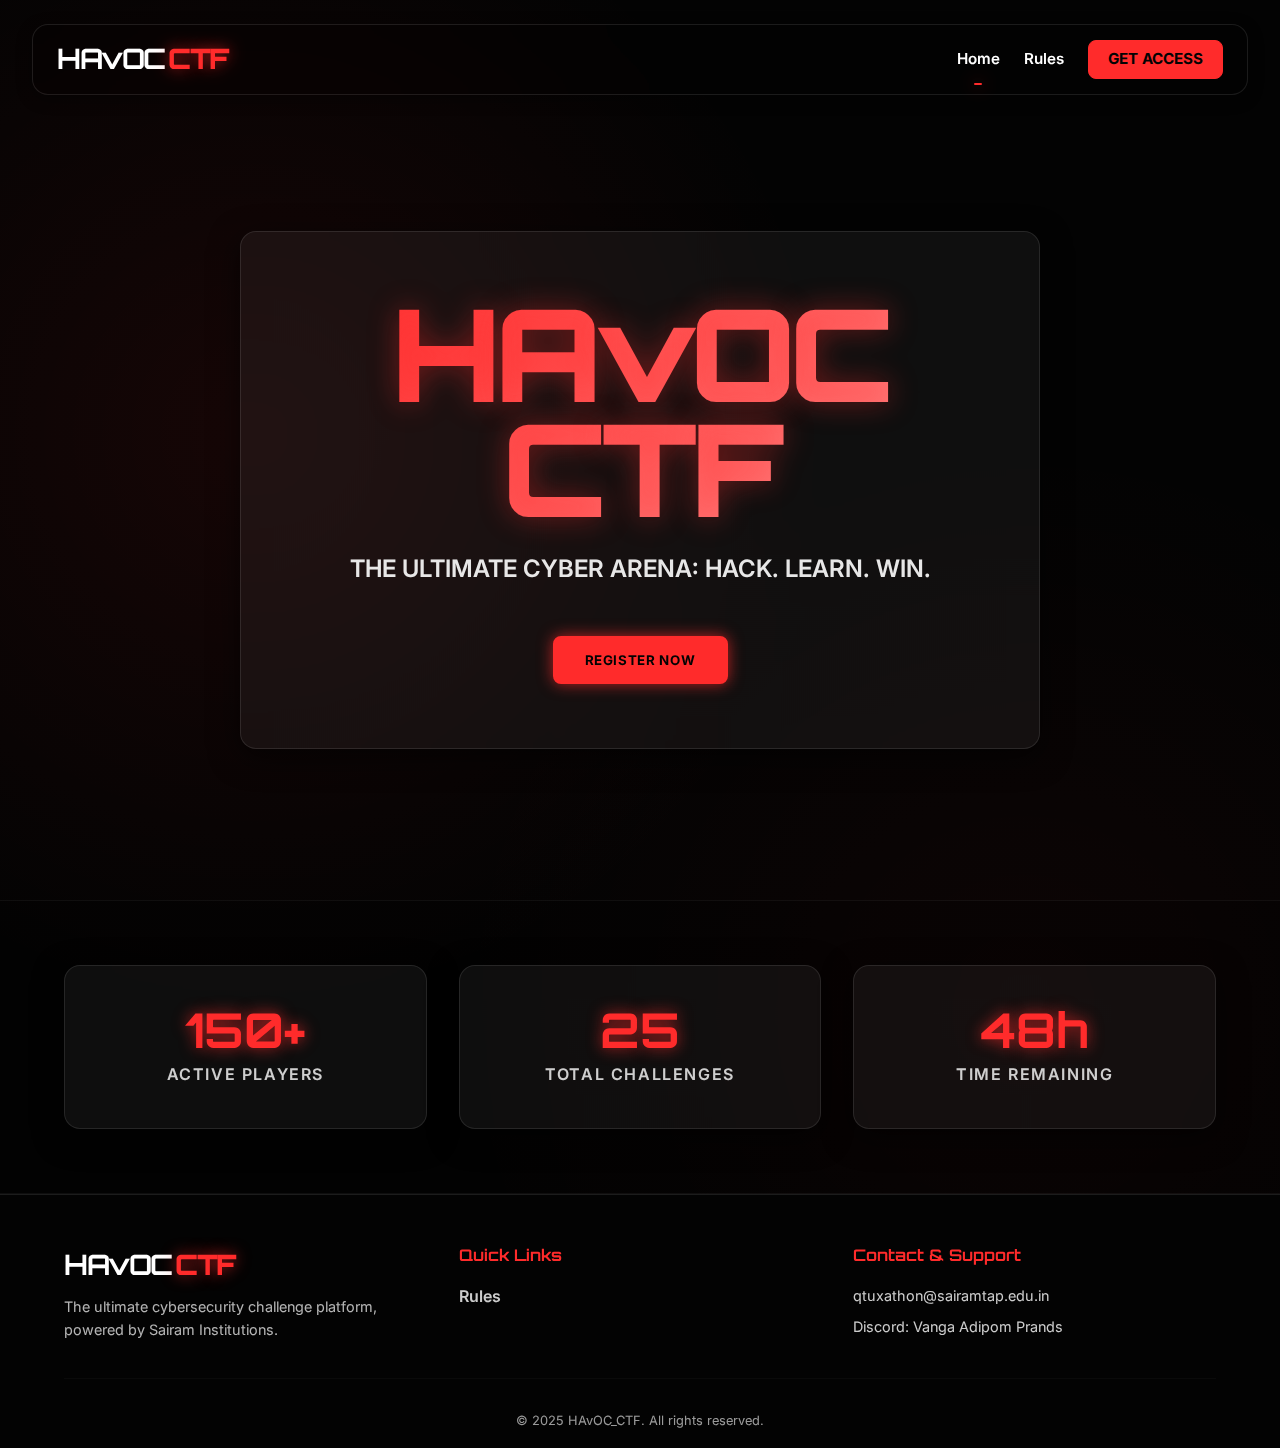
<file: index.html>
<!DOCTYPE html>
<html lang="en">
<head>
    <meta charset="UTF-8">
    <meta name="viewport" content="width=device-width, initial-scale=1.0">
    <title>HAvOC CTF | The Ultimate Cyber Challenge</title>
    <!-- Font Awesome for Icons -->
    <link rel="stylesheet" href="https://cdnjs.cloudflare.com/ajax/libs/font-awesome/6.4.0/css/all.min.css">
    <!-- Using Inter for primary font, Orbitron for headings -->
    <link href="https://fonts.googleapis.com/css2?family=Orbitron:wght@400;700;900&family=Inter:wght@400;600;700;900&display=swap" rel="stylesheet">
    
    <style>
        /* CSS Variables - Enhanced for Cyberpunk/Glass Theme */
        :root {
            /* Core Colors - Red/Black/White */
            --color-black-bg: #030303;
            --color-red-neon: #ff2b2b;
            --color-white-text: #ffffff;
            
            /* Glass System - INCREASED TRANSPARENCY */
            --glass-bg: rgba(255, 255, 255, 0.05); /* Light glass */
            --glass-bg-dark: rgba(0, 0, 0, 0.4);   /* Dark glass for nav/dark cards */
            --glass-border: rgba(255, 255, 255, 0.1);
            
            /* Shadows & Glow */
            --shadow-glass: 0 8px 30px 0 rgba(0, 0, 0, 0.6);
            --shadow-red-glow: 0 0 15px rgba(255, 43, 43, 0.7);
            
            /* Aesthetics */
            --transition-smooth: all 0.3s ease-in-out;
            --radius-sharp: 0.5rem;
            --radius-round: 1rem;
            
            /* New Font Variable */
            --font-body: 'Inter', sans-serif;
            --font-heading: 'Orbitron', monospace;
        }

        /* Reset & Base */
        * {
            margin: 0;
            padding: 0;
            box-sizing: border-box;
        }

        body {
            /* Applied Inter font */
            font-family: var(--font-body); 
            background: var(--color-black-bg);
            color: var(--color-white-text);
            line-height: 1.6;
            overflow-x: hidden;
            /* Subtle radial gradient for depth */
            background-image: radial-gradient(circle at 20% 30%, rgba(255, 43, 43, 0.08) 0%, transparent 40%),
                              radial-gradient(circle at 80% 70%, rgba(255, 43, 43, 0.04) 0%, transparent 40%);
        }

        .container {
            max-width: 1200px;
            margin: 0 auto;
            padding: 0 1.5rem;
        }

        section {
            padding: 5rem 0;
        }
        
        /* Typography */
        .neon-text {
            color: var(--color-red-neon);
            text-shadow: var(--shadow-red-glow);
        }

        /* Glass Effects */
        .glass-card {
            background: var(--glass-bg);
            backdrop-filter: blur(12px);
            -webkit-backdrop-filter: blur(12px);
            border: 1px solid var(--glass-border);
            box-shadow: var(--shadow-glass);
            border-radius: var(--radius-round);
        }
        
        /* --- NAVIGATION (Header Image Replication) --- */
        .nav-glass {
            position: fixed;
            top: 0;
            left: 0;
            right: 0;
            z-index: 1000;
            padding: 0.75rem 0;
        }

        .nav-bar-content {
            display: flex;
            justify-content: space-between;
            align-items: center;
            /* Liquid Glass Effect */
            background: rgba(0, 0, 0, 0.3); /* Base dark transparent */
            backdrop-filter: blur(20px) saturate(150%); /* Increased blur */
            -webkit-backdrop-filter: blur(20px) saturate(150%);
            border: 1px solid rgba(255, 255, 255, 0.1);
            border-radius: var(--radius-round);
            box-shadow: 0 4px 15px rgba(0, 0, 0, 0.4);
            padding: 0.75rem 1.5rem;
            margin: 0.75rem auto; 
            max-width: 95%;
        }

        .nav-brand {
            display: flex;
            align-items: center;
        }

        .logo-text {
            font-family: var(--font-heading);
            font-weight: 700;
            font-size: clamp(1.2rem, 3vw, 1.75rem);
            color: var(--color-white-text);
            letter-spacing: -0.05em;
        }
        
        .logo-highlight {
            color: var(--color-red-neon);
            font-weight: 900;
            text-shadow: var(--shadow-red-glow);
            margin-left: 0.2rem;
        }

        .nav-links {
            display: flex;
            gap: 1.5rem;
            align-items: center;
        }

        .nav-link {
            color: var(--color-white-text);
            text-decoration: none;
            font-size: 0.95rem; /* slightly larger font */
            font-weight: 600; /* Bolder font weight for links */
            transition: var(--transition-smooth);
            position: relative;
            padding: 0.5rem 0;
        }

        .nav-link:hover {
            color: var(--color-red-neon);
        }

        .nav-link.active::after {
            content: '';
            position: absolute;
            bottom: -5px; /* Moved down for better visibility */
            left: 50%;
            transform: translateX(-50%);
            width: 8px;
            height: 2px;
            background: var(--color-red-neon);
            border-radius: 999px;
            box-shadow: var(--shadow-red-glow);
        }
        
        /* GET ACCESS CTA Button */
        .cta-link {
            background: var(--color-red-neon);
            border: 1px solid var(--color-red-neon);
            color: var(--color-black-bg) !important;
            font-weight: 700;
            padding: 0.4rem 1.2rem;
            border-radius: var(--radius-sharp);
            text-shadow: none;
            transition: var(--transition-smooth);
        }
        
        .cta-link:hover {
            background: var(--color-black-bg);
            color: var(--color-red-neon) !important;
            box-shadow: var(--shadow-red-glow);
        }

        /* Mobile Menu Toggle */
        .nav-toggle {
            display: none;
            flex-direction: column;
            cursor: pointer;
            gap: 4px;
        }

        .nav-toggle span {
            width: 25px;
            height: 2px;
            background: var(--color-white-text);
            transition: var(--transition-smooth);
        }

        .mobile-menu {
            position: fixed;
            top: 100px;
            left: -100%;
            width: 100%;
            height: calc(100vh - 100px);
            padding: 2rem;
            transition: var(--transition-smooth);
            z-index: 990;
            display: flex;
            flex-direction: column;
            gap: 1rem;
            background: rgba(0, 0, 0, 0.95);
        }

        .mobile-menu.active {
            left: 0;
        }

        .mobile-link {
            color: var(--color-white-text);
            text-decoration: none;
            padding: 1rem;
            border-radius: var(--radius-sharp);
            transition: var(--transition-smooth);
            border-left: 3px solid transparent;
            font-family: var(--font-body); 
            font-weight: 600;
        }

        .mobile-link:hover, .mobile-link.active {
            border-left: 3px solid var(--color-red-neon);
            background: rgba(255, 43, 43, 0.1);
            color: var(--color-red-neon);
        }

        @media (max-width: 900px) {
            .nav-links {
                display: none;
            }
            .nav-toggle {
                display: flex;
            }
            .nav-bar-content {
                padding: 0.75rem 1rem;
            }
        }
        
        /* --- HERO SECTION --- */
        .hero {
            min-height: 100vh;
            display: flex;
            align-items: center;
            justify-content: center;
            position: relative;
            padding-top: 10rem;
        }

        .hero-content {
            text-align: center;
            z-index: 10;
        }

        .hero-glass {
            padding: 4rem;
            max-width: 800px;
            margin: 0 auto;
        }

        .hero-title {
            font-family: var(--font-heading);
            font-weight: 900;
            font-size: clamp(3rem, 10vw, 8rem);
            letter-spacing: -0.05em;
            line-height: 0.9;
            margin-bottom: 1.5rem;
            /* Gradient Text Effect */
            background: linear-gradient(135deg, var(--color-red-neon), #ff8c8c);
            -webkit-background-clip: text;
            -webkit-text-fill-color: transparent;
            background-clip: text;
            text-shadow: 0 0 30px rgba(255, 43, 43, 0.4);
        }

        .hero-subtitle {
            font-size: clamp(1rem, 2.5vw, 1.5rem);
            margin-bottom: 3rem;
            opacity: 0.9;
            font-weight: 600; /* Bolder subtitle */
        }

        .hero-buttons {
            display: flex;
            gap: 1.5rem;
            justify-content: center;
            flex-wrap: wrap;
        }
        
        /* Buttons */
        .btn-primary {
            background: var(--color-red-neon);
            border: 2px solid var(--color-red-neon);
            color: var(--color-black-bg);
            padding: 14px 30px;
            border-radius: var(--radius-sharp);
            font-family: var(--font-body); /* Changed to Inter */
            font-weight: 700;
            cursor: pointer;
            transition: var(--transition-smooth);
            text-decoration: none;
            box-shadow: var(--shadow-red-glow);
            text-transform: uppercase;
            letter-spacing: 0.05em;
        }

        .btn-primary:hover {
            background: var(--color-black-bg);
            color: var(--color-red-neon);
            transform: translateY(-2px);
            box-shadow: 0 0 25px rgba(255, 43, 43, 0.8);
        }
        
        /* --- STATS SECTION --- */
        .stats-section {
            padding: 4rem 0;
            border-top: 1px solid rgba(255, 255, 255, 0.05);
            border-bottom: 1px solid rgba(255, 255, 255, 0.05);
            background: rgba(0, 0, 0, 0.2);
        }

        .stats-grid {
            display: grid;
            grid-template-columns: repeat(auto-fit, minmax(250px, 1fr));
            gap: 2rem;
        }

        .stat-card {
            text-align: center;
            padding: 2.5rem 1.5rem;
            transition: var(--transition-smooth);
        }

        .stat-card:hover {
            border-color: var(--color-red-neon);
            box-shadow: 0 0 20px rgba(255, 43, 43, 0.4);
            transform: translateY(-5px);
        }

        .stat-number {
            font-size: 3rem;
            font-weight: 700;
            margin-bottom: 0.5rem;
            font-family: var(--font-heading);
            line-height: 1;
        }

        .stat-label {
            opacity: 0.8;
            font-size: 1rem;
            text-transform: uppercase;
            letter-spacing: 0.1em;
            font-weight: 600; /* Bolder label */
        }

        /* --- FOOTER --- */
        .footer {
            padding: 3rem 0 1rem;
            background: var(--color-black-bg);
            border-top: 1px solid rgba(255, 255, 255, 0.1);
        }

        .footer-content {
            display: grid;
            grid-template-columns: repeat(auto-fit, minmax(200px, 1fr));
            gap: 2rem;
            margin-bottom: 2rem;
        }

        .footer-brand .logo-text {
            font-size: 1.75rem;
            margin-bottom: 0.5rem;
            display: inline-block;
        }

        .footer-brand p {
            opacity: 0.7;
            font-size: 0.9rem;
        }

        .footer-links h4,
        .footer-contact h4 {
            color: var(--color-red-neon);
            font-family: var(--font-heading);
            font-weight: 700;
            margin-bottom: 1rem;
        }

        .footer-links a {
            color: var(--color-white-text);
            text-decoration: none;
            display: block;
            margin-bottom: 0.5rem;
            transition: var(--transition-smooth);
            opacity: 0.8;
            font-weight: 600; /* Bolder footer links */
        }

        .footer-links a:hover {
            color: var(--color-red-neon);
            transform: translateX(5px);
        }

        .footer-contact p {
            margin-bottom: 0.5rem;
            opacity: 0.8;
            font-size: 0.9rem;
        }

        .footer-bottom {
            text-align: center;
            padding-top: 2rem;
            border-top: 1px solid rgba(255, 255, 255, 0.05);
            opacity: 0.6;
            font-size: 0.8rem;
        }

        /* --- Mobile Responsiveness --- */
        @media (max-width: 640px) {
            .hero-glass {
                padding: 2rem 1.5rem;
            }
            .stats-grid {
                grid-template-columns: 1fr;
            }
            .hero-title {
                font-size: clamp(2.5rem, 12vw, 5rem);
            }
            .hero-buttons {
                flex-direction: column;
                align-items: center;
            }
            .nav-bar-content {
                max-width: 98%;
                margin: 0.5rem auto;
            }
            .footer-content {
                grid-template-columns: 1fr;
                text-align: center;
            }
            .footer-brand {
                margin-bottom: 1.5rem;
            }
        }
    </style>
</head>
<body>
    <!-- Navigation (Replicated from Image) -->
    <nav class="nav-glass">
        <div class="container nav-bar-content">
            <div class="nav-brand">
                <!-- HAvOC white, CTF neon red -->
                <span class="logo-text">HAvOC<span class="logo-highlight">CTF</span></span>
            </div>
            <div class="nav-links">
                <a href="index.html" class="nav-link active">Home</a>
                <!-- <a href="dashboard.html" class="nav-link">Challenges</a>
                <a href="scoreboard.html" class="nav-link">Scoreboard</a> -->
                <a href="rules.html" class="nav-link">Rules</a>
                <!-- CTA Button -->
                <a href="register.html" class="nav-link cta-link">GET ACCESS</a>
            </div>
            <div class="nav-toggle" id="navToggle">
                <span></span>
                <span></span>
                <span></span>
            </div>
        </div>
    </nav>

    <!-- Mobile Menu -->
    <div class="mobile-menu" id="mobileMenu">
        <a href="#home" class="mobile-link">Home</a>
        <!-- <a href="#challenges" class="mobile-link">Challenges</a>
        <a href="#scoreboard" class="mobile-link">Scoreboard</a> -->
        <a href="#rules" class="mobile-link">Rules</a>
        <a href="#register" class="mobile-link cta-link">GET ACCESS</a>
    </div>

    <!-- Hero Section -->
    <section class="hero" id="home">
        <div class="container hero-content">
            <div class="hero-glass glass-card">
                <h1 class="hero-title">HAvOC CTF</h1>
                <p class="hero-subtitle">THE ULTIMATE CYBER ARENA: HACK. LEARN. WIN.</p>
                <div class="hero-buttons">
                    <button class="btn-primary" onclick="window.location.href='register.html'">
                        Register Now
                    </button>
                    <!-- <button class="btn-primary" style="background: transparent; color: var(--color-white-text);" onclick="window.location.href='dashboard.html'">
                        <i class="fas fa-terminal"></i> View Challenges
                    </button> -->
                </div>
            </div>
        </div>
    </section>

    <!-- Stats Section -->
    <section class="stats-section">
        <div class="container">
            <div class="stats-grid">
                <div class="stat-card glass-card">
                    <div class="stat-number neon-text">150+</div>
                    <div class="stat-label">Active Players</div>
                </div>
                <div class="stat-card glass-card">
                    <div class="stat-number neon-text">25</div>
                    <div class="stat-label">Total Challenges</div>
                </div>
                <div class="stat-card glass-card">
                    <div class="stat-number neon-text">48h</div>
                    <div class="stat-label">Time Remaining</div>
                </div>
            </div>
        </div>
    </section>
    
    <!-- Placeholder for other pages to link properly -->
    <!-- <section id="challenges" style="min-height: 50vh; display: none;"></section>
    <section id="scoreboard" style="min-height: 50vh; display: none;"></section> -->
    <section id="rules" style="min-height: 50vh; display: none;"></section>
    <section id="register" style="min-height: 50vh; display: none;"></section>


    <!-- Footer -->
    <footer class="footer">
        <div class="container">
            <div class="footer-content">
                <div class="footer-brand">
                    <span class="logo-text">HAvOC<span class="logo-highlight">CTF</span></span>
                    <p>The ultimate cybersecurity challenge platform, powered by Sairam Institutions.</p>
                </div>
                <div class="footer-links">
                    <h4>Quick Links</h4>
                    <!-- <a href="#challenges">Challenges</a>
                    <a href="#scoreboard">Scoreboard</a> -->
                    <a href="#rules">Rules</a>
                </div>
                <div class="footer-contact">
                    <h4>Contact & Support</h4>
                    <p>qtuxathon@sairamtap.edu.in</p>
                    <p>Discord: Vanga Adipom Prands</p>
                </div>
            </div>
            <div class="footer-bottom">
                <p>&copy; 2025 HAvOC_CTF. All rights reserved.</p>
            </div>
        </div>
    </footer>

    <!-- JavaScript for Mobile Menu -->
    <script>
        document.addEventListener('DOMContentLoaded', () => {
            const navToggle = document.getElementById('navToggle');
            const mobileMenu = document.getElementById('mobileMenu');
            const navLinks = document.querySelectorAll('.nav-link, .mobile-link');
            const navbar = document.querySelector('.nav-glass');
            
            // Toggle Mobile Menu
            navToggle.addEventListener('click', () => {
                mobileMenu.classList.toggle('active');
                navToggle.classList.toggle('open');
            });
            
            // Close menu when a link is clicked (for smooth scrolling)
            navLinks.forEach(link => {
                link.addEventListener('click', () => {
                    mobileMenu.classList.remove('active');
                    navToggle.classList.remove('open');
                });
            });

            // Add scroll effect to navbar (optional: make it sticky or add a shadow)
            window.addEventListener('scroll', () => {
                if (window.scrollY > 50) {
                    navbar.style.padding = '0.5rem 0';
                } else {
                    navbar.style.padding = '0.75rem 0';
                }
            });
        });
    </script>
</body>
</html>
</file>
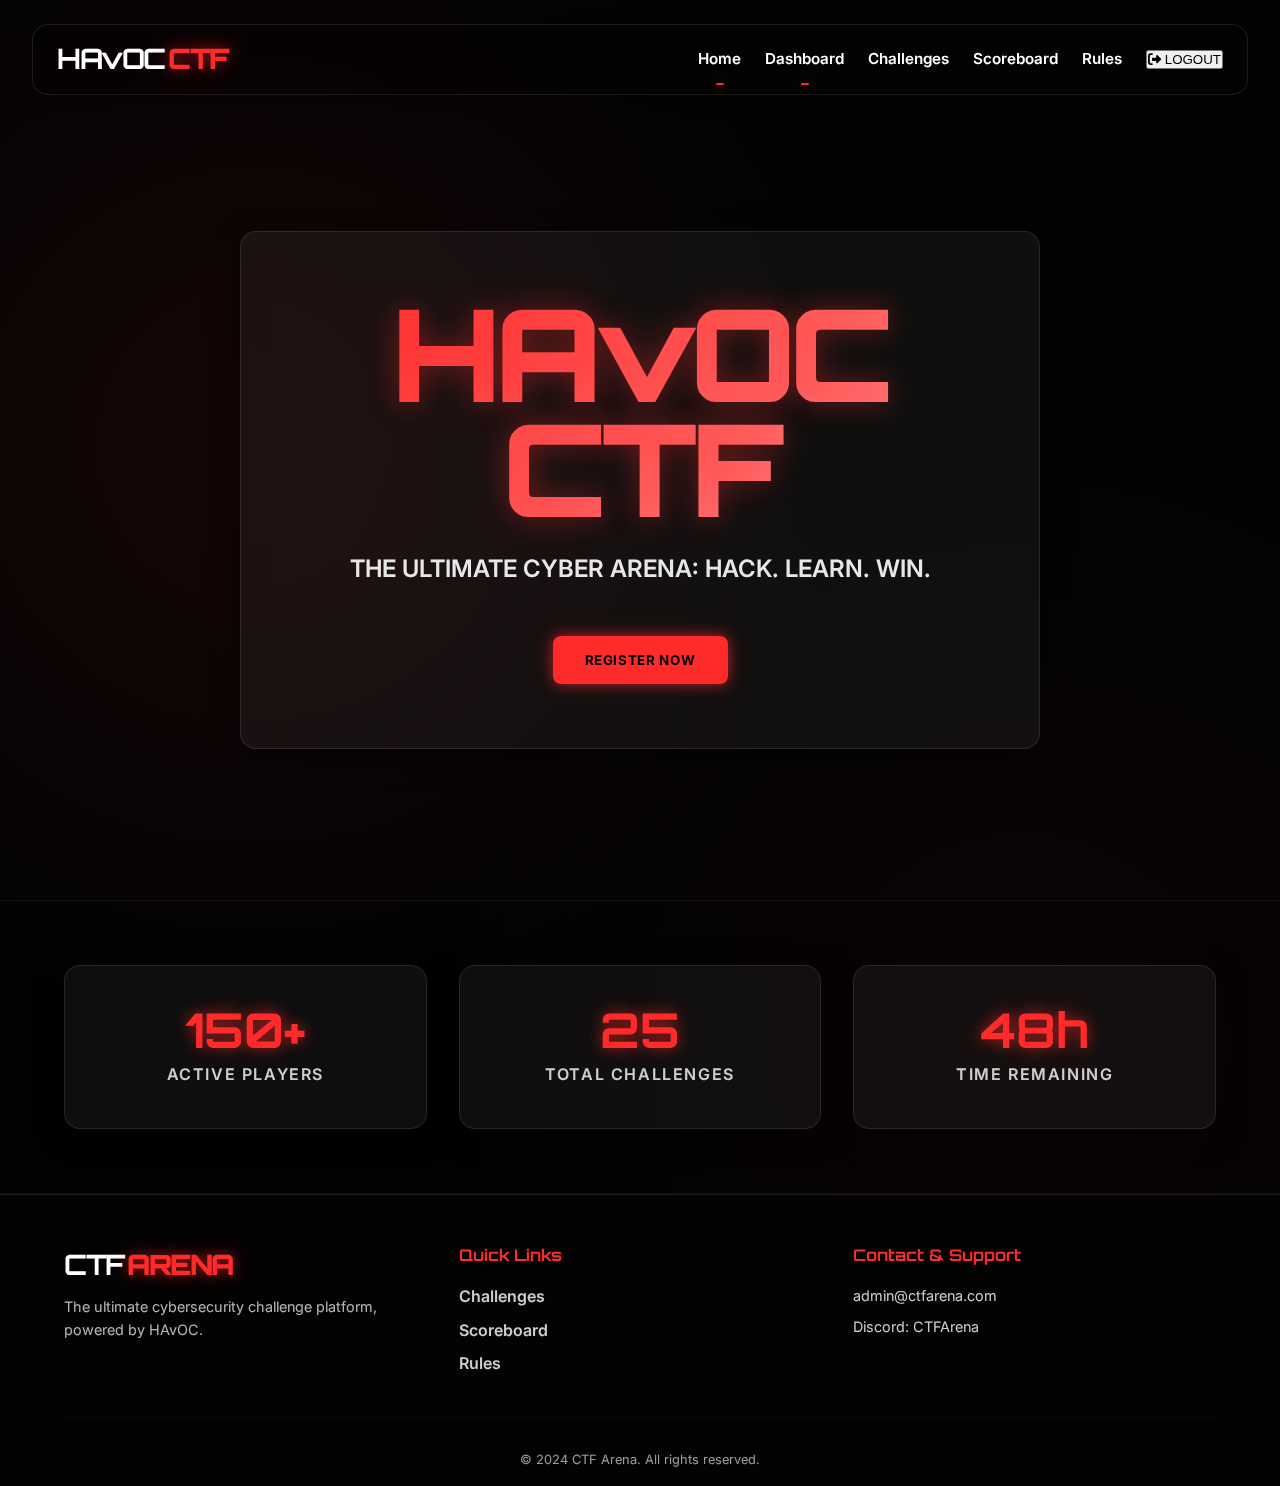
<file: index copy.html>
<!DOCTYPE html>
<html lang="en">
<head>
    <meta charset="UTF-8">
    <meta name="viewport" content="width=device-width, initial-scale=1.0">
    <title>HAvOC CTF | The Ultimate Cyber Challenge</title>
    <!-- Font Awesome for Icons -->
    <link rel="stylesheet" href="https://cdnjs.cloudflare.com/ajax/libs/font-awesome/6.4.0/css/all.min.css">
    <!-- Using Inter for primary font, Orbitron for headings -->
    <link href="https://fonts.googleapis.com/css2?family=Orbitron:wght@400;700;900&family=Inter:wght@400;600;700;900&display=swap" rel="stylesheet">
    
    <style>
        /* CSS Variables - Enhanced for Cyberpunk/Glass Theme */
        :root {
            /* Core Colors - Red/Black/White */
            --color-black-bg: #030303;
            --color-red-neon: #ff2b2b;
            --color-white-text: #ffffff;
            
            /* Glass System - INCREASED TRANSPARENCY */
            --glass-bg: rgba(255, 255, 255, 0.05); /* Light glass */
            --glass-bg-dark: rgba(0, 0, 0, 0.4);   /* Dark glass for nav/dark cards */
            --glass-border: rgba(255, 255, 255, 0.1);
            
            /* Shadows & Glow */
            --shadow-glass: 0 8px 30px 0 rgba(0, 0, 0, 0.6);
            --shadow-red-glow: 0 0 15px rgba(255, 43, 43, 0.7);
            
            /* Aesthetics */
            --transition-smooth: all 0.3s ease-in-out;
            --radius-sharp: 0.5rem;
            --radius-round: 1rem;
            
            /* New Font Variable */
            --font-body: 'Inter', sans-serif;
            --font-heading: 'Orbitron', monospace;
        }

        /* Reset & Base */
        * {
            margin: 0;
            padding: 0;
            box-sizing: border-box;
        }

        body {
            /* Applied Inter font */
            font-family: var(--font-body); 
            background: var(--color-black-bg);
            color: var(--color-white-text);
            line-height: 1.6;
            overflow-x: hidden;
            /* Subtle radial gradient for depth */
            background-image: radial-gradient(circle at 20% 30%, rgba(255, 43, 43, 0.08) 0%, transparent 40%),
                              radial-gradient(circle at 80% 70%, rgba(255, 43, 43, 0.04) 0%, transparent 40%);
        }

        .container {
            max-width: 1200px;
            margin: 0 auto;
            padding: 0 1.5rem;
        }

        section {
            padding: 5rem 0;
        }
        
        /* Typography */
        .neon-text {
            color: var(--color-red-neon);
            text-shadow: var(--shadow-red-glow);
        }

        /* Glass Effects */
        .glass-card {
            background: var(--glass-bg);
            backdrop-filter: blur(12px);
            -webkit-backdrop-filter: blur(12px);
            border: 1px solid var(--glass-border);
            box-shadow: var(--shadow-glass);
            border-radius: var(--radius-round);
        }
        
        /* --- NAVIGATION (Header Image Replication) --- */
        .nav-glass {
            position: fixed;
            top: 0;
            left: 0;
            right: 0;
            z-index: 1000;
            padding: 0.75rem 0;
        }

        .nav-bar-content {
            display: flex;
            justify-content: space-between;
            align-items: center;
            /* Liquid Glass Effect */
            background: rgba(0, 0, 0, 0.3); /* Base dark transparent */
            backdrop-filter: blur(20px) saturate(150%); /* Increased blur */
            -webkit-backdrop-filter: blur(20px) saturate(150%);
            border: 1px solid rgba(255, 255, 255, 0.1);
            border-radius: var(--radius-round);
            box-shadow: 0 4px 15px rgba(0, 0, 0, 0.4);
            padding: 0.75rem 1.5rem;
            margin: 0.75rem auto; 
            max-width: 95%;
        }

        .nav-brand {
            display: flex;
            align-items: center;
        }

        .logo-text {
            font-family: var(--font-heading);
            font-weight: 700;
            font-size: clamp(1.2rem, 3vw, 1.75rem);
            color: var(--color-white-text);
            letter-spacing: -0.05em;
        }
        
        .logo-highlight {
            color: var(--color-red-neon);
            font-weight: 900;
            text-shadow: var(--shadow-red-glow);
            margin-left: 0.2rem;
        }

        .nav-links {
            display: flex;
            gap: 1.5rem;
            align-items: center;
        }

        .nav-link {
            color: var(--color-white-text);
            text-decoration: none;
            font-size: 0.95rem; /* slightly larger font */
            font-weight: 600; /* Bolder font weight for links */
            transition: var(--transition-smooth);
            position: relative;
            padding: 0.5rem 0;
        }

        .nav-link:hover {
            color: var(--color-red-neon);
        }

        .nav-link.active::after {
            content: '';
            position: absolute;
            bottom: -5px; /* Moved down for better visibility */
            left: 50%;
            transform: translateX(-50%);
            width: 8px;
            height: 2px;
            background: var(--color-red-neon);
            border-radius: 999px;
            box-shadow: var(--shadow-red-glow);
        }
        
        /* GET ACCESS CTA Button */
        .cta-link {
            background: var(--color-red-neon);
            border: 1px solid var(--color-red-neon);
            color: var(--color-black-bg) !important;
            font-weight: 700;
            padding: 0.4rem 1.2rem;
            border-radius: var(--radius-sharp);
            text-shadow: none;
            transition: var(--transition-smooth);
        }
        
        .cta-link:hover {
            background: var(--color-black-bg);
            color: var(--color-red-neon) !important;
            box-shadow: var(--shadow-red-glow);
        }

        /* Mobile Menu Toggle */
        .nav-toggle {
            display: none;
            flex-direction: column;
            cursor: pointer;
            gap: 4px;
        }

        .nav-toggle span {
            width: 25px;
            height: 2px;
            background: var(--color-white-text);
            transition: var(--transition-smooth);
        }

        .mobile-menu {
            position: fixed;
            top: 100px;
            left: -100%;
            width: 100%;
            height: calc(100vh - 100px);
            padding: 2rem;
            transition: var(--transition-smooth);
            z-index: 990;
            display: flex;
            flex-direction: column;
            gap: 1rem;
            background: rgba(0, 0, 0, 0.95);
        }

        .mobile-menu.active {
            left: 0;
        }

        .mobile-link {
            color: var(--color-white-text);
            text-decoration: none;
            padding: 1rem;
            border-radius: var(--radius-sharp);
            transition: var(--transition-smooth);
            border-left: 3px solid transparent;
            font-family: var(--font-body); 
            font-weight: 600;
        }

        .mobile-link:hover, .mobile-link.active {
            border-left: 3px solid var(--color-red-neon);
            background: rgba(255, 43, 43, 0.1);
            color: var(--color-red-neon);
        }

        @media (max-width: 900px) {
            .nav-links {
                display: none;
            }
            .nav-toggle {
                display: flex;
            }
            .nav-bar-content {
                padding: 0.75rem 1rem;
            }
        }
        
        /* --- HERO SECTION --- */
        .hero {
            min-height: 100vh;
            display: flex;
            align-items: center;
            justify-content: center;
            position: relative;
            padding-top: 10rem;
        }

        .hero-content {
            text-align: center;
            z-index: 10;
        }

        .hero-glass {
            padding: 4rem;
            max-width: 800px;
            margin: 0 auto;
        }

        .hero-title {
            font-family: var(--font-heading);
            font-weight: 900;
            font-size: clamp(3rem, 10vw, 8rem);
            letter-spacing: -0.05em;
            line-height: 0.9;
            margin-bottom: 1.5rem;
            /* Gradient Text Effect */
            background: linear-gradient(135deg, var(--color-red-neon), #ff8c8c);
            -webkit-background-clip: text;
            -webkit-text-fill-color: transparent;
            background-clip: text;
            text-shadow: 0 0 30px rgba(255, 43, 43, 0.4);
        }

        .hero-subtitle {
            font-size: clamp(1rem, 2.5vw, 1.5rem);
            margin-bottom: 3rem;
            opacity: 0.9;
            font-weight: 600; /* Bolder subtitle */
        }

        .hero-buttons {
            display: flex;
            gap: 1.5rem;
            justify-content: center;
            flex-wrap: wrap;
        }
        
        /* Buttons */
        .btn-primary {
            background: var(--color-red-neon);
            border: 2px solid var(--color-red-neon);
            color: var(--color-black-bg);
            padding: 14px 30px;
            border-radius: var(--radius-sharp);
            font-family: var(--font-body); /* Changed to Inter */
            font-weight: 700;
            cursor: pointer;
            transition: var(--transition-smooth);
            text-decoration: none;
            box-shadow: var(--shadow-red-glow);
            text-transform: uppercase;
            letter-spacing: 0.05em;
        }

        .btn-primary:hover {
            background: var(--color-black-bg);
            color: var(--color-red-neon);
            transform: translateY(-2px);
            box-shadow: 0 0 25px rgba(255, 43, 43, 0.8);
        }
        
        /* --- STATS SECTION --- */
        .stats-section {
            padding: 4rem 0;
            border-top: 1px solid rgba(255, 255, 255, 0.05);
            border-bottom: 1px solid rgba(255, 255, 255, 0.05);
            background: rgba(0, 0, 0, 0.2);
        }

        .stats-grid {
            display: grid;
            grid-template-columns: repeat(auto-fit, minmax(250px, 1fr));
            gap: 2rem;
        }

        .stat-card {
            text-align: center;
            padding: 2.5rem 1.5rem;
            transition: var(--transition-smooth);
        }

        .stat-card:hover {
            border-color: var(--color-red-neon);
            box-shadow: 0 0 20px rgba(255, 43, 43, 0.4);
            transform: translateY(-5px);
        }

        .stat-number {
            font-size: 3rem;
            font-weight: 700;
            margin-bottom: 0.5rem;
            font-family: var(--font-heading);
            line-height: 1;
        }

        .stat-label {
            opacity: 0.8;
            font-size: 1rem;
            text-transform: uppercase;
            letter-spacing: 0.1em;
            font-weight: 600; /* Bolder label */
        }

        /* --- FOOTER --- */
        .footer {
            padding: 3rem 0 1rem;
            background: var(--color-black-bg);
            border-top: 1px solid rgba(255, 255, 255, 0.1);
        }

        .footer-content {
            display: grid;
            grid-template-columns: repeat(auto-fit, minmax(200px, 1fr));
            gap: 2rem;
            margin-bottom: 2rem;
        }

        .footer-brand .logo-text {
            font-size: 1.75rem;
            margin-bottom: 0.5rem;
            display: inline-block;
        }

        .footer-brand p {
            opacity: 0.7;
            font-size: 0.9rem;
        }

        .footer-links h4,
        .footer-contact h4 {
            color: var(--color-red-neon);
            font-family: var(--font-heading);
            font-weight: 700;
            margin-bottom: 1rem;
        }

        .footer-links a {
            color: var(--color-white-text);
            text-decoration: none;
            display: block;
            margin-bottom: 0.5rem;
            transition: var(--transition-smooth);
            opacity: 0.8;
            font-weight: 600; /* Bolder footer links */
        }

        .footer-links a:hover {
            color: var(--color-red-neon);
            transform: translateX(5px);
        }

        .footer-contact p {
            margin-bottom: 0.5rem;
            opacity: 0.8;
            font-size: 0.9rem;
        }

        .footer-bottom {
            text-align: center;
            padding-top: 2rem;
            border-top: 1px solid rgba(255, 255, 255, 0.05);
            opacity: 0.6;
            font-size: 0.8rem;
        }

        /* --- Mobile Responsiveness --- */
        @media (max-width: 640px) {
            .hero-glass {
                padding: 2rem 1.5rem;
            }
            .stats-grid {
                grid-template-columns: 1fr;
            }
            .hero-title {
                font-size: clamp(2.5rem, 12vw, 5rem);
            }
            .hero-buttons {
                flex-direction: column;
                align-items: center;
            }
            .nav-bar-content {
                max-width: 98%;
                margin: 0.5rem auto;
            }
            .footer-content {
                grid-template-columns: 1fr;
                text-align: center;
            }
            .footer-brand {
                margin-bottom: 1.5rem;
            }
        }
    </style>
</head>
<body>
    <!-- Navigation (Replicated from Image) -->
    <nav class="nav-glass">
        <div class="container nav-bar-content">
            <div class="nav-brand">
                <!-- HAvOC white, CTF neon red -->
                <span class="logo-text">HAvOC<span class="logo-highlight">CTF</span></span>
            </div>
            <div class="nav-links">
                <a href="index copy.html" class="nav-link active">Home</a>
                <a href="afterlogin.html" class="nav-link active">Dashboard</a>
                <a href="challenges.html" class="nav-link">Challenges</a>
                <a href="scoreboard.html" class="nav-link">Scoreboard</a>
                <a href="rules.html" class="nav-link">Rules</a>
                <button id="signOutBtnNav" type="button" class="flex items-center gap-1">
                    <i class="fas fa-sign-out-alt"></i> LOGOUT
                </button>
                <!-- CTA Button -->
                <!-- <a href="register.html" class="nav-link cta-link">GET ACCESS</a> -->
            </div>
            <div class="nav-toggle" id="navToggle">
                <span></span>
                <span></span>
                <span></span>
            </div>
        </div>
    </nav>

    <!-- Mobile Menu -->
    <div class="mobile-menu" id="mobileMenu">
        <a href="index copy.html" class="mobile-link">Home</a>
        <a href="afterlogin.html" class="nav-link active">Dashboard</a>
        <a href="challenges.html" class="mobile-link">Challenges</a>
        <a href="scoreboard.html" class="mobile-link">Scoreboard</a>
        <a href="rules.html" class="mobile-link">Rules</a>
        <button id="signOutBtnNav" type="button" class="flex items-center gap-1">
            <i class="fas fa-sign-out-alt"></i> LOGOUT
        </button>
    </div>

    <!-- Hero Section -->
    <section class="hero" id="home">
        <div class="container hero-content">
            <div class="hero-glass glass-card">
                <h1 class="hero-title">HAvOC CTF</h1>
                <p class="hero-subtitle">THE ULTIMATE CYBER ARENA: HACK. LEARN. WIN.</p>
                <div class="hero-buttons">
                    <button class="btn-primary" onclick="window.location.href='register.html'">
                        Register Now
                    </button>
                    <!-- <button class="btn-primary" style="background: transparent; color: var(--color-white-text);" onclick="window.location.href='dashboard.html'">
                        <i class="fas fa-terminal"></i> View Challenges
                    </button> -->
                </div>
            </div>
        </div>
    </section>

    <!-- Stats Section -->
    <section class="stats-section">
        <div class="container">
            <div class="stats-grid">
                <div class="stat-card glass-card">
                    <div class="stat-number neon-text">150+</div>
                    <div class="stat-label">Active Players</div>
                </div>
                <div class="stat-card glass-card">
                    <div class="stat-number neon-text">25</div>
                    <div class="stat-label">Total Challenges</div>
                </div>
                <div class="stat-card glass-card">
                    <div class="stat-number neon-text">48h</div>
                    <div class="stat-label">Time Remaining</div>
                </div>
            </div>
        </div>
    </section>
    
    <!-- Placeholder for other pages to link properly -->
    <section id="challenges" style="min-height: 50vh; display: none;"></section>
    <section id="scoreboard" style="min-height: 50vh; display: none;"></section>
    <section id="rules" style="min-height: 50vh; display: none;"></section>
    <section id="register" style="min-height: 50vh; display: none;"></section>


    <!-- Footer -->
    <footer class="footer">
        <div class="container">
            <div class="footer-content">
                <div class="footer-brand">
                    <span class="logo-text">CTF<span class="logo-highlight">ARENA</span></span>
                    <p>The ultimate cybersecurity challenge platform, powered by HAvOC.</p>
                </div>
                <div class="footer-links">
                    <h4>Quick Links</h4>
                    <a href="#challenges">Challenges</a>
                    <a href="#scoreboard">Scoreboard</a>
                    <a href="#rules">Rules</a>
                </div>
                <div class="footer-contact">
                    <h4>Contact & Support</h4>
                    <p>admin@ctfarena.com</p>
                    <p>Discord: CTFArena</p>
                </div>
            </div>
            <div class="footer-bottom">
                <p>&copy; 2024 CTF Arena. All rights reserved.</p>
            </div>
        </div>
    </footer>

    <!-- JavaScript for Mobile Menu -->
    <script>
        document.addEventListener('DOMContentLoaded', () => {
            const navToggle = document.getElementById('navToggle');
            const mobileMenu = document.getElementById('mobileMenu');
            const navLinks = document.querySelectorAll('.nav-link, .mobile-link');
            const navbar = document.querySelector('.nav-glass');
            
            // Toggle Mobile Menu
            navToggle.addEventListener('click', () => {
                mobileMenu.classList.toggle('active');
                navToggle.classList.toggle('open');
            });
            
            // Close menu when a link is clicked (for smooth scrolling)
            navLinks.forEach(link => {
                link.addEventListener('click', () => {
                    mobileMenu.classList.remove('active');
                    navToggle.classList.remove('open');
                });
            });

            // Add scroll effect to navbar (optional: make it sticky or add a shadow)
            window.addEventListener('scroll', () => {
                if (window.scrollY > 50) {
                    navbar.style.padding = '0.5rem 0';
                } else {
                    navbar.style.padding = '0.75rem 0';
                }
            });
        });
    </script>
</body>
</html>
</file>
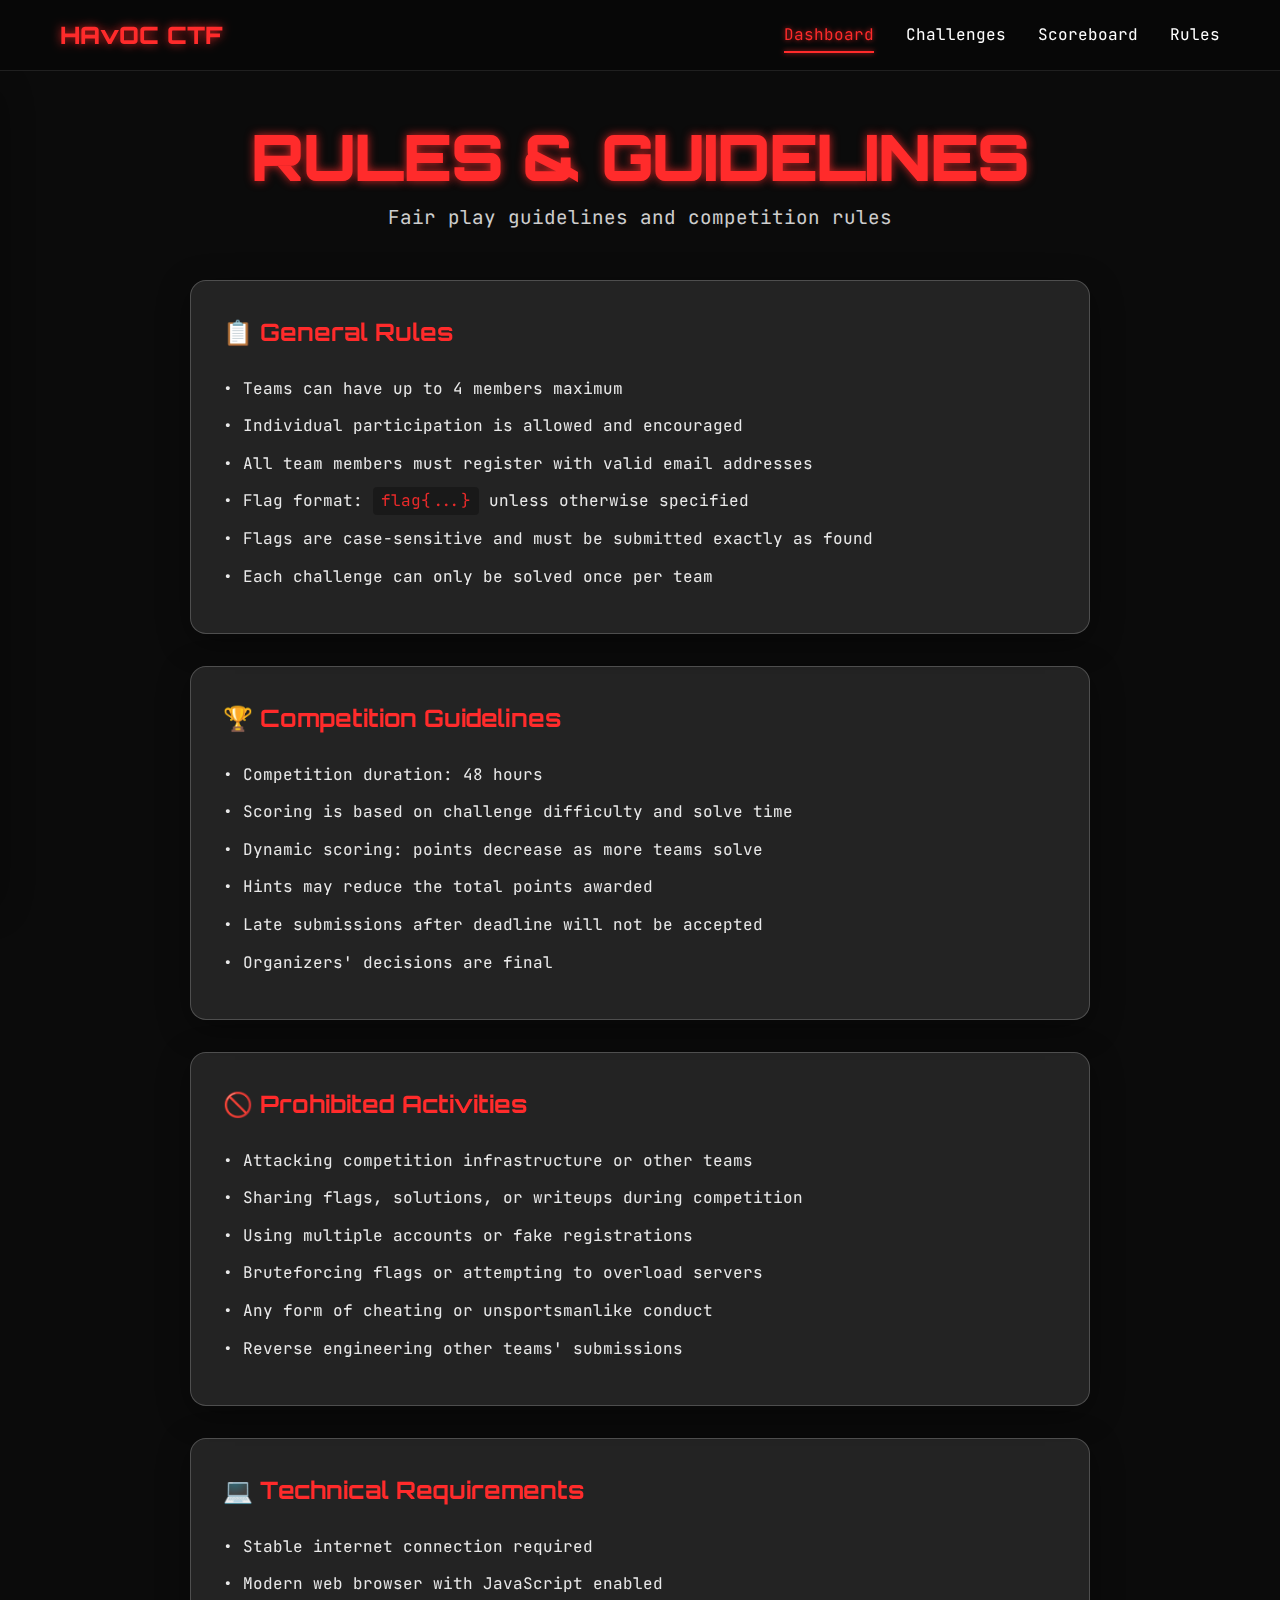
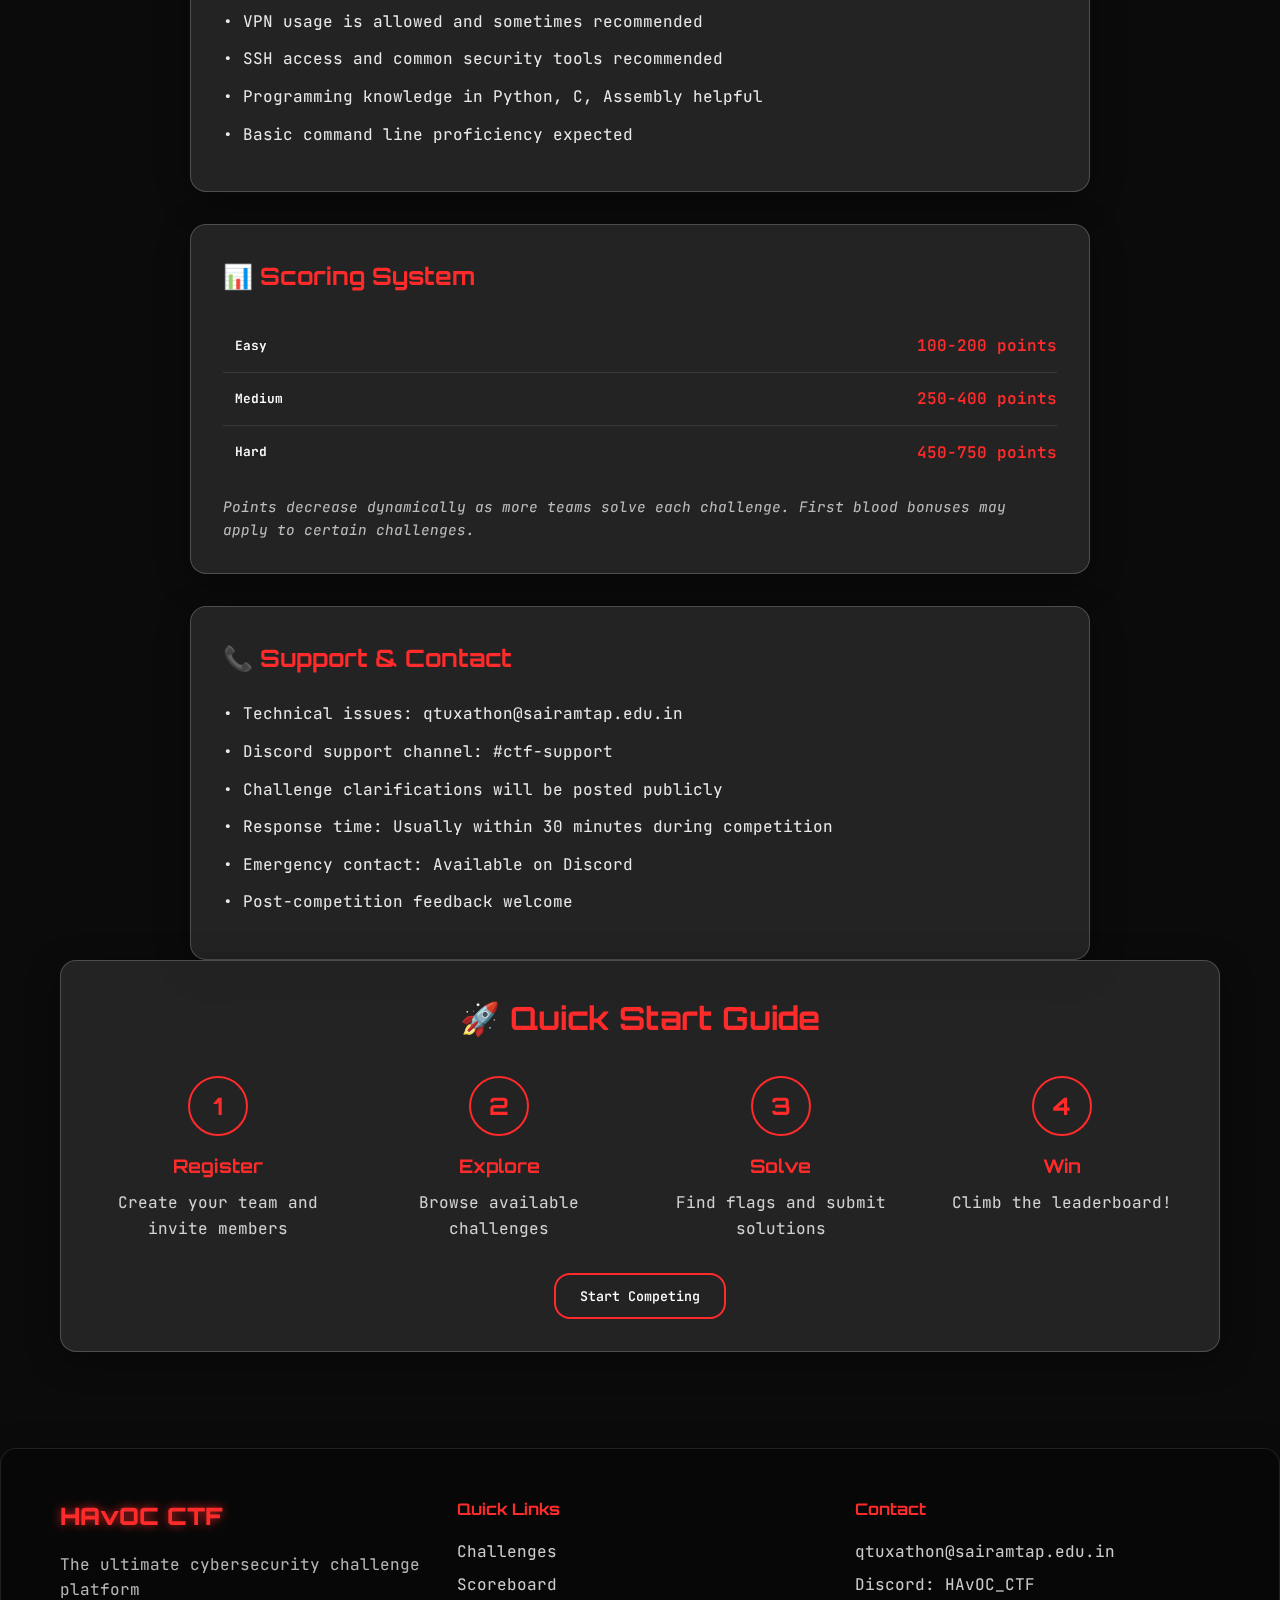
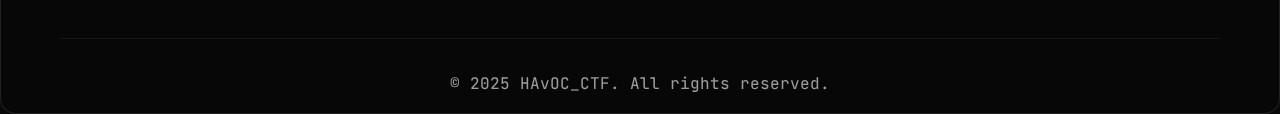
<file: rules.html>
<!DOCTYPE html>
<html lang="en">
<head>
    <meta charset="UTF-8">
    <meta name="viewport" content="width=device-width, initial-scale=1.0">
    <title>CTF Arena - Rules</title>
    <link rel="stylesheet" href="styles.css">
    <link href="https://fonts.googleapis.com/css2?family=Orbitron:wght@400;700;900&family=JetBrains+Mono:wght@400;500;700&display=swap" rel="stylesheet">
</head>
<body>
    <!-- Navigation -->
    <nav class="nav-glass">
        <div class="container">
            <div class="nav-brand">
                <span class="logo">HAvOC<span class="neon-text"> CTF</span></span>
            </div>
            <div class="nav-links">
                <!-- <a href="index copy.html" class="nav-link active">Home</a> -->
                <a href="afterlogin.html" class="nav-link active">Dashboard</a>
                <a href="challenges.html" class="nav-link">Challenges</a>
                <a href="scoreboard.html" class="nav-link">Scoreboard</a>
                <a href="rules.html" class="nav-link">Rules</a>
                <!-- <button id="signOutBtnNav" type="button" class="flex items-center gap-1">
                    <i class="fas fa-sign-out-alt"></i> LOGOUT
                </button> -->
            </div>
            <div class="nav-toggle">
                <span></span>
                <span></span>
                <span></span>
            </div>
        </div>
    </nav>

    <!-- Mobile Menu -->
    <div class="mobile-menu glass-dark">
        <!-- <a href="index.html" class="mobile-link">Home</a> -->
        <a href="dashboard.html" class="mobile-link">Challenges</a>
        <a href="scoreboard.html" class="mobile-link">Scoreboard</a>
        <a href="rules.html" class="mobile-link">Rules</a>
    </div>

    <!-- Rules Section -->
    <section class="rules-section">
        <div class="container">
            <div class="section-header">
                <h1 class="heading-condensed neon-text">RULES & GUIDELINES</h1>
                <p class="section-subtitle">Fair play guidelines and competition rules</p>
            </div>

            <div class="rules-content">
                <!-- General Rules -->
                <div class="rules-card glass hover-lift">
                    <h2 class="rules-title">📋 General Rules</h2>
                    <ul class="rules-list">
                        <li>• Teams can have up to 4 members maximum</li>
                        <li>• Individual participation is allowed and encouraged</li>
                        <li>• All team members must register with valid email addresses</li>
                        <li>• Flag format: <code>flag{...}</code> unless otherwise specified</li>
                        <li>• Flags are case-sensitive and must be submitted exactly as found</li>
                        <li>• Each challenge can only be solved once per team</li>
                    </ul>
                </div>

                <!-- Competition Guidelines -->
                <div class="rules-card glass hover-lift">
                    <h2 class="rules-title">🏆 Competition Guidelines</h2>
                    <ul class="rules-list">
                        <li>• Competition duration: 48 hours</li>
                        <li>• Scoring is based on challenge difficulty and solve time</li>
                        <li>• Dynamic scoring: points decrease as more teams solve</li>
                        <li>• Hints may reduce the total points awarded</li>
                        <li>• Late submissions after deadline will not be accepted</li>
                        <li>• Organizers' decisions are final</li>
                    </ul>
                </div>

                <!-- Prohibited Activities -->
                <div class="rules-card glass hover-lift">
                    <h2 class="rules-title">🚫 Prohibited Activities</h2>
                    <ul class="rules-list">
                        <li>• Attacking competition infrastructure or other teams</li>
                        <li>• Sharing flags, solutions, or writeups during competition</li>
                        <li>• Using multiple accounts or fake registrations</li>
                        <li>• Bruteforcing flags or attempting to overload servers</li>
                        <li>• Any form of cheating or unsportsmanlike conduct</li>
                        <li>• Reverse engineering other teams' submissions</li>
                    </ul>
                </div>

                <!-- Technical Requirements -->
                <div class="rules-card glass hover-lift">
                    <h2 class="rules-title">💻 Technical Requirements</h2>
                    <ul class="rules-list">
                        <li>• Stable internet connection required</li>
                        <li>• Modern web browser with JavaScript enabled</li>
                        <li>• VPN usage is allowed and sometimes recommended</li>
                        <li>• SSH access and common security tools recommended</li>
                        <li>• Programming knowledge in Python, C, Assembly helpful</li>
                        <li>• Basic command line proficiency expected</li>
                    </ul>
                </div>

                <!-- Scoring System -->
                <div class="rules-card glass hover-lift">
                    <h2 class="rules-title">📊 Scoring System</h2>
                    <div class="scoring-table">
                        <div class="scoring-row">
                            <span class="difficulty easy">Easy</span>
                            <span class="points">100-200 points</span>
                        </div>
                        <div class="scoring-row">
                            <span class="difficulty medium">Medium</span>
                            <span class="points">250-400 points</span>
                        </div>
                        <div class="scoring-row">
                            <span class="difficulty hard">Hard</span>
                            <span class="points">450-750 points</span>
                        </div>
                    </div>
                    <p class="scoring-note">
                        Points decrease dynamically as more teams solve each challenge.
                        First blood bonuses may apply to certain challenges.
                    </p>
                </div>

                <!-- Support & Contact -->
                <div class="rules-card glass hover-lift">
                    <h2 class="rules-title">📞 Support & Contact</h2>
                    <ul class="rules-list">
                        <li>• Technical issues: qtuxathon@sairamtap.edu.in</li>
                        <li>• Discord support channel: #ctf-support</li>
                        <li>• Challenge clarifications will be posted publicly</li>
                        <li>• Response time: Usually within 30 minutes during competition</li>
                        <li>• Emergency contact: Available on Discord</li>
                        <li>• Post-competition feedback welcome</li>
                    </ul>
                </div>
            </div>

            <!-- Quick Start Guide -->
            <div class="quick-start glass">
                <h2 class="quick-start-title">🚀 Quick Start Guide</h2>
                <div class="steps-grid">
                    <div class="step">
                        <div class="step-number">1</div>
                        <h3>Register</h3>
                        <p>Create your team and invite members</p>
                    </div>
                    <div class="step">
                        <div class="step-number">2</div>
                        <h3>Explore</h3>
                        <p>Browse available challenges</p>
                    </div>
                    <div class="step">
                        <div class="step-number">3</div>
                        <h3>Solve</h3>
                        <p>Find flags and submit solutions</p>
                    </div>
                    <div class="step">
                        <div class="step-number">4</div>
                        <h3>Win</h3>
                        <p>Climb the leaderboard!</p>
                    </div>
                </div>
                <div class="start-button-container">
                    <button class="btn-primary" onclick="window.location.href='dashboard.html'">
                        Start Competing
                    </button>
                </div>
            </div>
        </div>
    </section>

    <!-- Footer -->
    <footer class="footer glass-dark">
        <div class="container">
            <div class="footer-content">
                <div class="footer-brand">
                    <span class="logo">HAvOC<span class="neon-text"> CTF</span></span>
                    <p>The ultimate cybersecurity challenge platform</p>
                </div>
                <div class="footer-links">
                    <h4>Quick Links</h4>
                    <!-- <a href="index.html">Home</a> -->
                    <a href="challenges.html">Challenges</a>
                    <a href="scoreboard.html">Scoreboard</a>
                </div>
                <div class="footer-contact">
                    <h4>Contact</h4>
                    <p>qtuxathon@sairamtap.edu.in</p>
                    <p>Discord: HAvOC_CTF</p>
                </div>
            </div>
            <div class="footer-bottom">
                <p>&copy; 2025 HAvOC_CTF. All rights reserved.</p>
            </div>
        </div>
    </footer>

    <script src="scripts.js"></script>
</body>
</html>
</file>
<file: styles.css>
/* HAVOC ACCESS NAV LINK */
.havoc-access {
    color: #ff2b2b !important;
    font-weight: 900 !important;
    font-family: 'Orbitron', monospace !important;
    letter-spacing: 0.04em;
    text-shadow: 0 0 8px #ff2b2b88;
}
/* CTF Arena Design System - Liquid Glass Morphism */
@import url('https://fonts.googleapis.com/css2?family=Orbitron:wght@400;700;900&family=JetBrains+Mono:wght@400;500;700&display=swap');

/* CSS Variables */
:root {
    /* Core Colors - CTF Theme */
    --background: #0b0b0b;
    --foreground: #ffffff;
    
    /* Neon Red Palette */
    --neon-red: #ff2b2b;
    --neon-red-glow: #ff2b2b;
    --neon-red-subtle: #ff2b2b;
    
    /* Glass System */
    --glass-bg: rgba(255, 255, 255, 0.1);
    --glass-bg-dark: rgba(0, 0, 0, 0.3);
    --glass-border: rgba(255, 255, 255, 0.2);
    --glass-highlight: rgba(255, 255, 255, 0.1);
    
    /* Animations */
    --transition-smooth: all 0.3s cubic-bezier(0.4, 0, 0.2, 1);
    --transition-bounce: all 0.4s cubic-bezier(0.68, -0.55, 0.265, 1.55);
    
    /* Shadows */
    --shadow-glass: 0 8px 32px 0 rgba(0, 0, 0, 0.37);
    --shadow-neon: 0 0 20px rgba(255, 43, 43, 0.5);
    --shadow-lift: 0 20px 40px -12px rgba(0, 0, 0, 0.5);
    
    /* Layout */
    --radius: 1rem;
}

/* Reset & Base */
* {
    margin: 0;
    padding: 0;
    box-sizing: border-box;
}

body {
    font-family: 'JetBrains Mono', monospace;
    background: var(--background);
    color: var(--foreground);
    line-height: 1.6;
    overflow-x: hidden;
}

.container {
    max-width: 1200px;
    margin: 0 auto;
    padding: 0 20px;
}

/* Typography */
.heading-condensed {
    font-family: 'Orbitron', monospace;
    font-weight: 900;
    letter-spacing: -0.02em;
    line-height: 0.9;
}

.code-mono {
    font-family: 'JetBrains Mono', monospace;
    font-weight: 500;
}

.neon-text {
    color: var(--neon-red);
    text-shadow: 0 0 10px rgba(255, 43, 43, 0.8);
}

/* Glass Effects */
.glass {
    background: var(--glass-bg);
    backdrop-filter: blur(16px);
    -webkit-backdrop-filter: blur(16px);
    border: 1px solid var(--glass-border);
    box-shadow: var(--shadow-glass);
    border-radius: var(--radius);
}

.glass-dark {
    background: var(--glass-bg-dark);
    backdrop-filter: blur(16px);
    -webkit-backdrop-filter: blur(16px);
    border: 1px solid rgba(255, 255, 255, 0.1);
    box-shadow: var(--shadow-glass);
    border-radius: var(--radius);
}

.glass-red {
    background: rgba(255, 43, 43, 0.1);
    backdrop-filter: blur(16px);
    -webkit-backdrop-filter: blur(16px);
    border: 1px solid rgba(255, 43, 43, 0.3);
    box-shadow: var(--shadow-glass), var(--shadow-neon);
    border-radius: var(--radius);
}

/* Hover Effects */
.hover-lift {
    transition: var(--transition-smooth);
}

.hover-lift:hover {
    transform: translateY(-4px);
    box-shadow: var(--shadow-lift);
}

.hover-glass:hover {
    background: rgba(255, 255, 255, 0.15);
    border-color: rgba(255, 43, 43, 0.4);
}

.neon-glow {
    box-shadow: 0 0 10px rgba(255, 43, 43, 0.5),
                0 0 20px rgba(255, 43, 43, 0.3),
                0 0 30px rgba(255, 43, 43, 0.2);
}

/* Particles Background */
.particles-bg {
    position: absolute;
    top: 0;
    left: 0;
    right: 0;
    bottom: 0;
    background: 
        radial-gradient(circle at 20% 30%, rgba(255, 43, 43, 0.1) 0%, transparent 50%),
        radial-gradient(circle at 80% 70%, rgba(255, 43, 43, 0.05) 0%, transparent 50%),
        radial-gradient(circle at 50% 50%, rgba(0, 0, 0, 0.8) 0%, var(--background) 100%);
}

/* Scanlines */
.scanlines::after {
    content: "";
    position: absolute;
    top: 0;
    left: 0;
    right: 0;
    bottom: 0;
    background: linear-gradient(
        transparent 98%,
        rgba(255, 43, 43, 0.03) 100%
    );
    background-size: 100% 4px;
    pointer-events: none;
    animation: scanlines 2s linear infinite;
}

@keyframes scanlines {
    0% { transform: translateY(0); }
    100% { transform: translateY(4px); }
}

/* Floating Particles */
.floating-particles {
    position: absolute;
    top: 0;
    left: 0;
    right: 0;
    bottom: 0;
    pointer-events: none;
}

.particle {
    position: absolute;
    width: 8px;
    height: 8px;
    background: var(--neon-red);
    border-radius: 50%;
    opacity: 0.6;
    animation: particle-float 20s infinite linear;
}

.particle.small {
    width: 4px;
    height: 4px;
    opacity: 0.4;
}

.particle.large {
    width: 12px;
    height: 12px;
    opacity: 0.3;
}

@keyframes particle-float {
    0% { transform: translateY(100vh) rotate(0deg); }
    100% { transform: translateY(-100px) rotate(360deg); }
}

/* Navigation */
.nav-glass {
    position: fixed;
    top: 0;
    left: 0;
    right: 0;
    z-index: 1000;
    background: var(--glass-bg-dark);
    backdrop-filter: blur(16px);
    -webkit-backdrop-filter: blur(16px);
    border-bottom: 1px solid rgba(255, 255, 255, 0.1);
    padding: 1rem 0;
}

.nav-glass .container {
    display: flex;
    justify-content: space-between;
    align-items: center;
}

.nav-brand .logo {
    font-family: 'Orbitron', monospace;
    font-weight: 900;
    font-size: 1.5rem;
    color: var(--neon-red);
    text-shadow: 0 0 10px rgba(255, 43, 43, 0.8);
}

.nav-links {
    display: flex;
    gap: 2rem;
}

.nav-link {
    color: var(--foreground);
    text-decoration: none;
    transition: var(--transition-smooth);
    position: relative;
}

.nav-link:hover,
.nav-link.active {
    color: var(--neon-red);
    text-shadow: 0 0 5px rgba(255, 43, 43, 0.8);
}

.nav-link:hover::after,
.nav-link.active::after {
    content: '';
    position: absolute;
    bottom: -5px;
    left: 0;
    right: 0;
    height: 2px;
    background: var(--neon-red);
    box-shadow: 0 0 5px rgba(255, 43, 43, 0.8);
}

/* Mobile Navigation */
.nav-toggle {
    display: none;
    flex-direction: column;
    cursor: pointer;
    gap: 3px;
}

.nav-toggle span {
    width: 25px;
    height: 2px;
    background: var(--foreground);
    transition: var(--transition-smooth);
}

.mobile-menu {
    position: fixed;
    top: 80px;
    left: -100%;
    width: 100%;
    height: calc(100vh - 80px);
    padding: 2rem;
    transition: var(--transition-smooth);
    z-index: 999;
    display: flex;
    flex-direction: column;
    gap: 1rem;
}

.mobile-menu.active {
    left: 0;
}

.mobile-link {
    color: var(--foreground);
    text-decoration: none;
    padding: 1rem;
    border-radius: var(--radius);
    transition: var(--transition-smooth);
}

.mobile-link:hover {
    background: var(--glass-red);
    color: var(--neon-red);
}

@media (max-width: 768px) {
    .nav-links {
        display: none;
    }
    
    .nav-toggle {
        display: flex;
    }
}

/* Hero Section */
.hero {
    min-height: 100vh;
    display: flex;
    align-items: center;
    justify-content: center;
    position: relative;
    overflow: hidden;
}

.hero-content {
    text-align: center;
    z-index: 10;
    position: relative;
}

.hero-glass {
    background: var(--glass-bg);
    backdrop-filter: blur(16px);
    -webkit-backdrop-filter: blur(16px);
    border: 1px solid var(--glass-border);
    border-radius: var(--radius);
    padding: 3rem;
    box-shadow: var(--shadow-glass);
}

.hero-title {
    font-family: 'Orbitron', monospace;
    font-weight: 900;
    font-size: clamp(3rem, 8vw, 8rem);
    letter-spacing: -0.02em;
    line-height: 0.9;
    margin-bottom: 1rem;
    background: linear-gradient(135deg, var(--neon-red), #ff6b6b);
    -webkit-background-clip: text;
    -webkit-text-fill-color: transparent;
    background-clip: text;
    text-shadow: 0 0 30px rgba(255, 43, 43, 0.5);
}

.hero-subtitle {
    font-size: 1.5rem;
    margin-bottom: 2rem;
    opacity: 0.9;
}

.hero-buttons {
    display: flex;
    gap: 1rem;
    justify-content: center;
    flex-wrap: wrap;
}

/* Buttons */
.btn-primary {
    background: var(--glass-red);
    border: 2px solid var(--neon-red);
    color: var(--foreground);
    padding: 12px 24px;
    border-radius: var(--radius);
    font-family: 'JetBrains Mono', monospace;
    font-weight: 500;
    cursor: pointer;
    transition: var(--transition-smooth);
    text-decoration: none;
    display: inline-block;
}

.btn-primary:hover {
    background: var(--neon-red);
    color: var(--background);
    box-shadow: var(--shadow-neon);
    transform: translateY(-2px);
}

.btn-secondary {
    background: var(--glass-bg);
    border: 2px solid var(--glass-border);
    color: var(--foreground);
    padding: 12px 24px;
    border-radius: var(--radius);
    font-family: 'JetBrains Mono', monospace;
    font-weight: 500;
    cursor: pointer;
    transition: var(--transition-smooth);
    text-decoration: none;
    display: inline-block;
}

.btn-secondary:hover {
    border-color: var(--neon-red);
    background: rgba(255, 43, 43, 0.1);
    transform: translateY(-2px);
}

/* Stats Section */
.stats-section {
    padding: 4rem 0;
    position: relative;
}

.stats-grid {
    display: grid;
    grid-template-columns: repeat(auto-fit, minmax(200px, 1fr));
    gap: 2rem;
}

.stat-card {
    text-align: center;
    padding: 2rem;
}

.stat-number {
    font-size: 2.5rem;
    font-weight: 700;
    margin-bottom: 0.5rem;
}

.stat-label {
    opacity: 0.7;
    font-size: 0.9rem;
    text-transform: uppercase;
    letter-spacing: 0.05em;
}

/* Section Headers */
.section-header {
    text-align: center;
    margin-bottom: 3rem;
    padding-top: 6rem;
}

.section-header h1 {
    font-size: clamp(2.5rem, 5vw, 4rem);
    margin-bottom: 1rem;
}

.section-subtitle {
    font-size: 1.2rem;
    opacity: 0.8;
    max-width: 600px;
    margin: 0 auto;
}

/* Challenge Filters */
.filters-container {
    margin-bottom: 3rem;
    display: flex;
    flex-direction: column;
    gap: 1rem;
    align-items: center;
}

.search-bar {
    display: flex;
    align-items: center;
    padding: 0.5rem;
    max-width: 400px;
    width: 100%;
}

.search-input {
    flex: 1;
    background: transparent;
    border: none;
    color: var(--foreground);
    padding: 0.5rem;
    outline: none;
}

.search-input::placeholder {
    color: rgba(255, 255, 255, 0.5);
}

.search-btn {
    background: none;
    border: none;
    color: var(--neon-red);
    cursor: pointer;
    padding: 0.5rem;
}

.filter-tabs,
.difficulty-filters {
    display: flex;
    gap: 0.5rem;
    flex-wrap: wrap;
    justify-content: center;
}

.filter-tab,
.difficulty-filter {
    background: var(--glass-bg);
    border: 1px solid var(--glass-border);
    color: var(--foreground);
    padding: 0.5rem 1rem;
    border-radius: var(--radius);
    cursor: pointer;
    transition: var(--transition-smooth);
}

.filter-tab.active,
.difficulty-filter.active,
.filter-tab:hover,
.difficulty-filter:hover {
    background: var(--glass-red);
    border-color: var(--neon-red);
    color: var(--neon-red);
}

/* Challenges Grid */
.challenges-grid {
    display: grid;
    grid-template-columns: repeat(auto-fill, minmax(350px, 1fr));
    gap: 2rem;
}

.challenge-card {
    padding: 1.5rem;
    transition: var(--transition-smooth);
    cursor: pointer;
}

.challenge-card:hover {
    transform: translateY(-4px);
    border-color: var(--neon-red);
    background: rgba(255, 43, 43, 0.05);
}

.challenge-header {
    display: flex;
    justify-content: space-between;
    align-items: flex-start;
    margin-bottom: 1rem;
}

.challenge-title {
    font-family: 'JetBrains Mono', monospace;
    font-weight: 700;
    font-size: 1.2rem;
    color: var(--neon-red);
}

.challenge-points {
    background: var(--glass-red);
    color: var(--neon-red);
    padding: 0.25rem 0.75rem;
    border-radius: var(--radius);
    font-size: 0.8rem;
    font-weight: 600;
}

.challenge-tags {
    display: flex;
    gap: 0.5rem;
    margin-bottom: 1rem;
    flex-wrap: wrap;
}

.challenge-tag {
    background: var(--glass-bg-dark);
    color: var(--foreground);
    padding: 0.25rem 0.5rem;
    border-radius: 0.5rem;
    font-size: 0.7rem;
    text-transform: uppercase;
    letter-spacing: 0.05em;
}

.challenge-tag.crypto { border-left: 3px solid #ffd700; }
.challenge-tag.pwn { border-left: 3px solid #ff4757; }
.challenge-tag.web { border-left: 3px solid #00d2d3; }
.challenge-tag.reverse { border-left: 3px solid #ff9ff3; }
.challenge-tag.forensics { border-left: 3px solid #54a0ff; }

.challenge-description {
    margin-bottom: 1rem;
    opacity: 0.8;
    line-height: 1.5;
}

.challenge-footer {
    display: flex;
    justify-content: space-between;
    align-items: center;
}

.challenge-difficulty {
    padding: 0.25rem 0.75rem;
    border-radius: var(--radius);
    font-size: 0.8rem;
    font-weight: 600;
}

.challenge-difficulty.easy {
    background: rgba(34, 197, 94, 0.2);
    color: #22c55e;
    border: 1px solid rgba(34, 197, 94, 0.3);
}

.challenge-difficulty.medium {
    background: rgba(251, 191, 36, 0.2);
    color: #fbbf24;
    border: 1px solid rgba(251, 191, 36, 0.3);
}

.challenge-difficulty.hard {
    background: rgba(239, 68, 68, 0.2);
    color: #ef4444;
    border: 1px solid rgba(239, 68, 68, 0.3);
}

.challenge-open-btn {
    background: var(--glass-bg);
    border: 1px solid var(--glass-border);
    color: var(--foreground);
    padding: 0.5rem 1rem;
    border-radius: var(--radius);
    cursor: pointer;
    transition: var(--transition-smooth);
    font-family: 'JetBrains Mono', monospace;
}

.challenge-open-btn:hover {
    background: var(--glass-red);
    border-color: var(--neon-red);
    color: var(--neon-red);
    box-shadow: var(--shadow-neon);
}

/* Modal */
.modal-overlay {
    position: fixed;
    top: 0;
    left: 0;
    right: 0;
    bottom: 0;
    background: rgba(0, 0, 0, 0.8);
    backdrop-filter: blur(8px);
    display: flex;
    align-items: center;
    justify-content: center;
    z-index: 2000;
    opacity: 0;
    visibility: hidden;
    transition: var(--transition-smooth);
}

.modal-overlay.active {
    opacity: 1;
    visibility: visible;
}

.modal {
    max-width: 800px;
    width: 90%;
    max-height: 90vh;
    overflow-y: auto;
    margin: 2rem;
    transform: scale(0.8);
    transition: var(--transition-smooth);
}

.modal-overlay.active .modal {
    transform: scale(1);
}

.modal-header {
    display: flex;
    justify-content: space-between;
    align-items: center;
    padding: 1.5rem;
    border-bottom: 1px solid rgba(255, 255, 255, 0.1);
}

.modal-close {
    background: none;
    border: none;
    color: var(--foreground);
    font-size: 2rem;
    cursor: pointer;
    padding: 0;
    width: 40px;
    height: 40px;
    display: flex;
    align-items: center;
    justify-content: center;
    border-radius: 50%;
    transition: var(--transition-smooth);
}

.modal-close:hover {
    background: var(--glass-red);
    color: var(--neon-red);
}

.modal-content {
    padding: 1.5rem;
}

.modal-tags {
    display: flex;
    gap: 0.5rem;
    margin-bottom: 1rem;
    flex-wrap: wrap;
}

.modal-description {
    background: var(--glass-bg-dark);
    padding: 1.5rem;
    border-radius: var(--radius);
    margin-bottom: 1.5rem;
    font-family: 'JetBrains Mono', monospace;
    line-height: 1.6;
    white-space: pre-wrap;
}

.submission-section {
    display: flex;
    gap: 1rem;
    margin-bottom: 1.5rem;
    flex-wrap: wrap;
}

.flag-input {
    flex: 1;
    min-width: 200px;
    padding: 0.75rem;
    background: transparent;
    border: none;
    color: var(--foreground);
    outline: none;
    font-family: 'JetBrains Mono', monospace;
}

.flag-input::placeholder {
    color: rgba(255, 255, 255, 0.5);
}

.submit-btn {
    background: var(--glass-red);
    border: 2px solid var(--neon-red);
    color: var(--foreground);
    padding: 0.75rem 1.5rem;
    border-radius: var(--radius);
    cursor: pointer;
    transition: var(--transition-smooth);
    font-family: 'JetBrains Mono', monospace;
}

.submit-btn:hover {
    background: var(--neon-red);
    color: var(--background);
    box-shadow: var(--shadow-neon);
}

.hints-section {
    margin-top: 1.5rem;
}

.hints-toggle {
    background: var(--glass-bg);
    border: 1px solid var(--glass-border);
    color: var(--foreground);
    padding: 0.75rem 1rem;
    border-radius: var(--radius);
    cursor: pointer;
    transition: var(--transition-smooth);
    font-family: 'JetBrains Mono', monospace;
}

.hints-toggle:hover {
    border-color: var(--neon-red);
    color: var(--neon-red);
}

.hints-content {
    margin-top: 1rem;
    padding: 1rem;
    background: var(--glass-bg-dark);
    border-radius: var(--radius);
}

/* Scoreboard */
.scoreboard-section {
    padding: 2rem 0;
    min-height: 100vh;
}

.view-toggle {
    display: flex;
    justify-content: center;
    margin-bottom: 2rem;
}

.toggle-container {
    display: flex;
    padding: 0.5rem;
    border-radius: var(--radius);
}

.toggle-btn {
    background: none;
    border: none;
    color: var(--foreground);
    padding: 0.75rem 1.5rem;
    border-radius: var(--radius);
    cursor: pointer;
    transition: var(--transition-smooth);
    font-family: 'JetBrains Mono', monospace;
}

.toggle-btn.active,
.toggle-btn:hover {
    background: var(--glass-red);
    color: var(--neon-red);
    box-shadow: var(--shadow-neon);
}

.leaderboard-container {
    max-width: 1000px;
    margin: 0 auto;
}

.leaderboard {
    overflow: hidden;
    margin-bottom: 2rem;
}

.leaderboard-header {
    padding: 1rem 2rem;
    border-bottom: 1px solid rgba(255, 255, 255, 0.1);
    display: grid;
    grid-template-columns: 80px 1fr 100px 120px;
    gap: 1rem;
    align-items: center;
    font-size: 0.9rem;
    font-weight: 600;
    text-transform: uppercase;
    letter-spacing: 0.05em;
    opacity: 0.7;
}

.leaderboard-entry {
    padding: 1rem 2rem;
    display: grid;
    grid-template-columns: 80px 1fr 100px 120px;
    gap: 1rem;
    align-items: center;
    transition: var(--transition-smooth);
    border-bottom: 1px solid rgba(255, 255, 255, 0.05);
}

.leaderboard-entry:nth-child(even) {
    background: rgba(255, 255, 255, 0.02);
}

.leaderboard-entry:hover {
    background: rgba(255, 43, 43, 0.05);
}

.leaderboard-entry.top-3 {
    background: var(--glass-red);
    border-color: var(--neon-red);
}

.rank-display {
    display: flex;
    align-items: center;
    justify-content: center;
    font-weight: 700;
}

.rank-icon {
    font-size: 1.5rem;
}

.team-info {
    display: flex;
    align-items: center;
    gap: 1rem;
}

.team-avatar {
    width: 40px;
    height: 40px;
    background: var(--glass-bg-dark);
    border-radius: 50%;
    display: flex;
    align-items: center;
    justify-content: center;
    font-size: 1.2rem;
}

.team-name {
    font-weight: 600;
    color: var(--foreground);
}

.team-name.top-3 {
    color: var(--neon-red);
}

.team-subtitle {
    font-size: 0.8rem;
    opacity: 0.6;
}

.solved-count {
    text-align: center;
}

.solved-number {
    font-family: 'JetBrains Mono', monospace;
    font-weight: 600;
    font-size: 1.1rem;
}

.solved-label {
    font-size: 0.7rem;
    opacity: 0.6;
}

.score-display {
    text-align: right;
}

.score-number {
    font-family: 'JetBrains Mono', monospace;
    font-weight: 700;
    font-size: 1.3rem;
}

.score-number.top-score {
    color: var(--neon-red);
    text-shadow: 0 0 10px rgba(255, 43, 43, 0.8);
}

.score-label {
    font-size: 0.7rem;
    opacity: 0.6;
}

.stats-summary {
    display: grid;
    grid-template-columns: repeat(auto-fit, minmax(250px, 1fr));
    gap: 2rem;
}

/* Rules Page */
.rules-section {
    padding: 2rem 0;
    min-height: 100vh;
}

.rules-content {
    display: grid;
    gap: 2rem;
    max-width: 900px;
    margin: 0 auto;
}

.rules-card {
    padding: 2rem;
}

.rules-title {
    font-family: 'Orbitron', monospace;
    font-weight: 700;
    font-size: 1.5rem;
    color: var(--neon-red);
    margin-bottom: 1.5rem;
    display: flex;
    align-items: center;
    gap: 0.5rem;
}

.rules-list {
    list-style: none;
    space-y: 0.75rem;
}

.rules-list li {
    margin-bottom: 0.75rem;
    opacity: 0.9;
    line-height: 1.6;
}

.rules-list code {
    background: var(--glass-bg-dark);
    padding: 0.2rem 0.5rem;
    border-radius: 0.25rem;
    font-family: 'JetBrains Mono', monospace;
    color: var(--neon-red);
}

.scoring-table {
    margin: 1rem 0;
}

.scoring-row {
    display: flex;
    justify-content: space-between;
    align-items: center;
    padding: 0.75rem 0;
    border-bottom: 1px solid rgba(255, 255, 255, 0.1);
}

.scoring-row:last-child {
    border-bottom: none;
}

.difficulty {
    padding: 0.25rem 0.75rem;
    border-radius: var(--radius);
    font-size: 0.8rem;
    font-weight: 600;
}

.points {
    font-family: 'JetBrains Mono', monospace;
    font-weight: 600;
    color: var(--neon-red);
}

.scoring-note {
    margin-top: 1rem;
    font-size: 0.9rem;
    opacity: 0.7;
    font-style: italic;
}

.quick-start {
    padding: 2rem;
    text-align: center;
}

.quick-start-title {
    font-family: 'Orbitron', monospace;
    font-weight: 700;
    font-size: 2rem;
    color: var(--neon-red);
    margin-bottom: 2rem;
}

.steps-grid {
    display: grid;
    grid-template-columns: repeat(auto-fit, minmax(200px, 1fr));
    gap: 2rem;
    margin-bottom: 2rem;
}

.step {
    text-align: center;
}

.step-number {
    width: 60px;
    height: 60px;
    background: var(--glass-red);
    border: 2px solid var(--neon-red);
    border-radius: 50%;
    display: flex;
    align-items: center;
    justify-content: center;
    margin: 0 auto 1rem;
    font-family: 'Orbitron', monospace;
    font-weight: 700;
    font-size: 1.5rem;
    color: var(--neon-red);
}

.step h3 {
    font-family: 'Orbitron', monospace;
    font-weight: 700;
    margin-bottom: 0.5rem;
    color: var(--neon-red);
}

.step p {
    opacity: 0.8;
}

.start-button-container {
    margin-top: 2rem;
}

/* Toast Notifications */
.toast-container {
    position: fixed;
    top: 100px;
    right: 20px;
    z-index: 3000;
    display: flex;
    flex-direction: column;
    gap: 1rem;
}

.toast {
    background: var(--glass-bg);
    backdrop-filter: blur(16px);
    border: 1px solid var(--glass-border);
    border-radius: var(--radius);
    padding: 1rem 1.5rem;
    min-width: 300px;
    box-shadow: var(--shadow-glass);
    transform: translateX(100%);
    transition: var(--transition-smooth);
}

.toast.show {
    transform: translateX(0);
}

.toast.success {
    border-color: #22c55e;
    background: rgba(34, 197, 94, 0.1);
}

.toast.error {
    border-color: #ef4444;
    background: rgba(239, 68, 68, 0.1);
}

/* Footer */
.footer {
    margin-top: 4rem;
    padding: 3rem 0 1rem;
}

.footer-content {
    display: grid;
    grid-template-columns: repeat(auto-fit, minmax(250px, 1fr));
    gap: 2rem;
    margin-bottom: 2rem;
}

.footer-brand .logo {
    font-family: 'Orbitron', monospace;
    font-weight: 900;
    font-size: 1.5rem;
    color: var(--neon-red);
    text-shadow: 0 0 10px rgba(255, 43, 43, 0.8);
    display: block;
    margin-bottom: 1rem;
}

.footer-brand p {
    opacity: 0.7;
    line-height: 1.6;
}

.footer-links h4,
.footer-contact h4 {
    color: var(--neon-red);
    font-family: 'Orbitron', monospace;
    font-weight: 700;
    margin-bottom: 1rem;
}

.footer-links a {
    color: var(--foreground);
    text-decoration: none;
    display: block;
    margin-bottom: 0.5rem;
    transition: var(--transition-smooth);
    opacity: 0.8;
}

.footer-links a:hover {
    color: var(--neon-red);
    opacity: 1;
}

.footer-contact p {
    margin-bottom: 0.5rem;
    opacity: 0.8;
}

.footer-bottom {
    text-align: center;
    padding-top: 2rem;
    border-top: 1px solid rgba(255, 255, 255, 0.1);
    opacity: 0.6;
}

/* Responsive Design */
@media (max-width: 768px) {
    .container {
        padding: 0 15px;
    }
    
    .hero-glass {
        padding: 2rem 1.5rem;
    }
    
    .hero-buttons {
        flex-direction: column;
        align-items: center;
    }
    
    .challenges-grid {
        grid-template-columns: 1fr;
    }
    
    .filters-container {
        padding: 0 1rem;
    }
    
    .filter-tabs,
    .difficulty-filters {
        justify-content: flex-start;
        overflow-x: auto;
        padding-bottom: 0.5rem;
    }
    
    .leaderboard-header,
    .leaderboard-entry {
        grid-template-columns: 60px 1fr 80px 100px;
        padding: 1rem;
        font-size: 0.8rem;
    }
    
    .modal {
        margin: 1rem;
        width: calc(100% - 2rem);
    }
    
    .submission-section {
        flex-direction: column;
    }
    
    .flag-input {
        min-width: auto;
    }
    
    .stats-grid {
        grid-template-columns: 1fr;
        gap: 1rem;
    }
    
    .steps-grid {
        grid-template-columns: 1fr;
    }
}

@media (max-width: 480px) {
    .section-header {
        padding-top: 4rem;
    }
    
    .section-header h1 {
        font-size: 2rem;
    }
    
    .leaderboard-header,
    .leaderboard-entry {
        grid-template-columns: 50px 1fr 60px 80px;
        gap: 0.5rem;
        padding: 0.75rem;
    }
    
    .team-info {
        gap: 0.5rem;
    }
    
    .team-avatar {
        width: 30px;
        height: 30px;
        font-size: 1rem;
    }
    
    .toast {
        min-width: auto;
        width: calc(100vw - 40px);
    }
}
</file>
